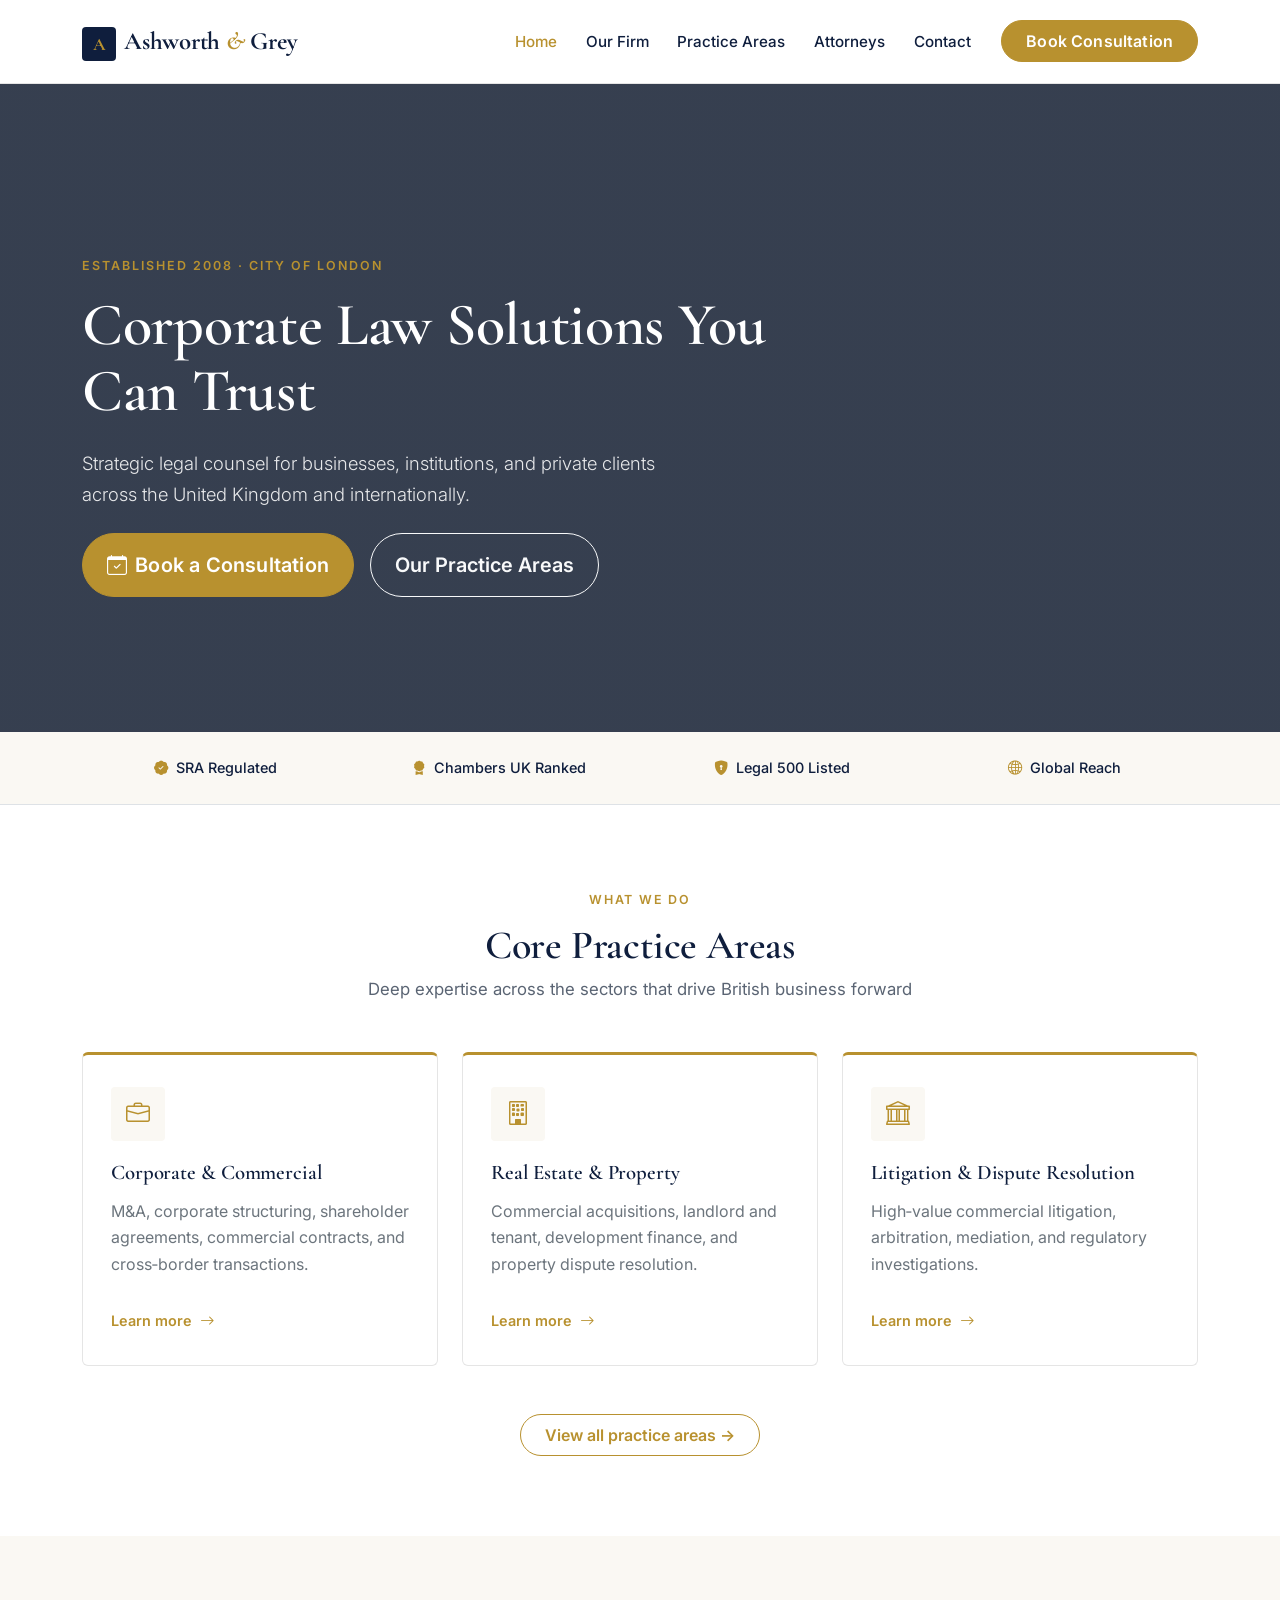
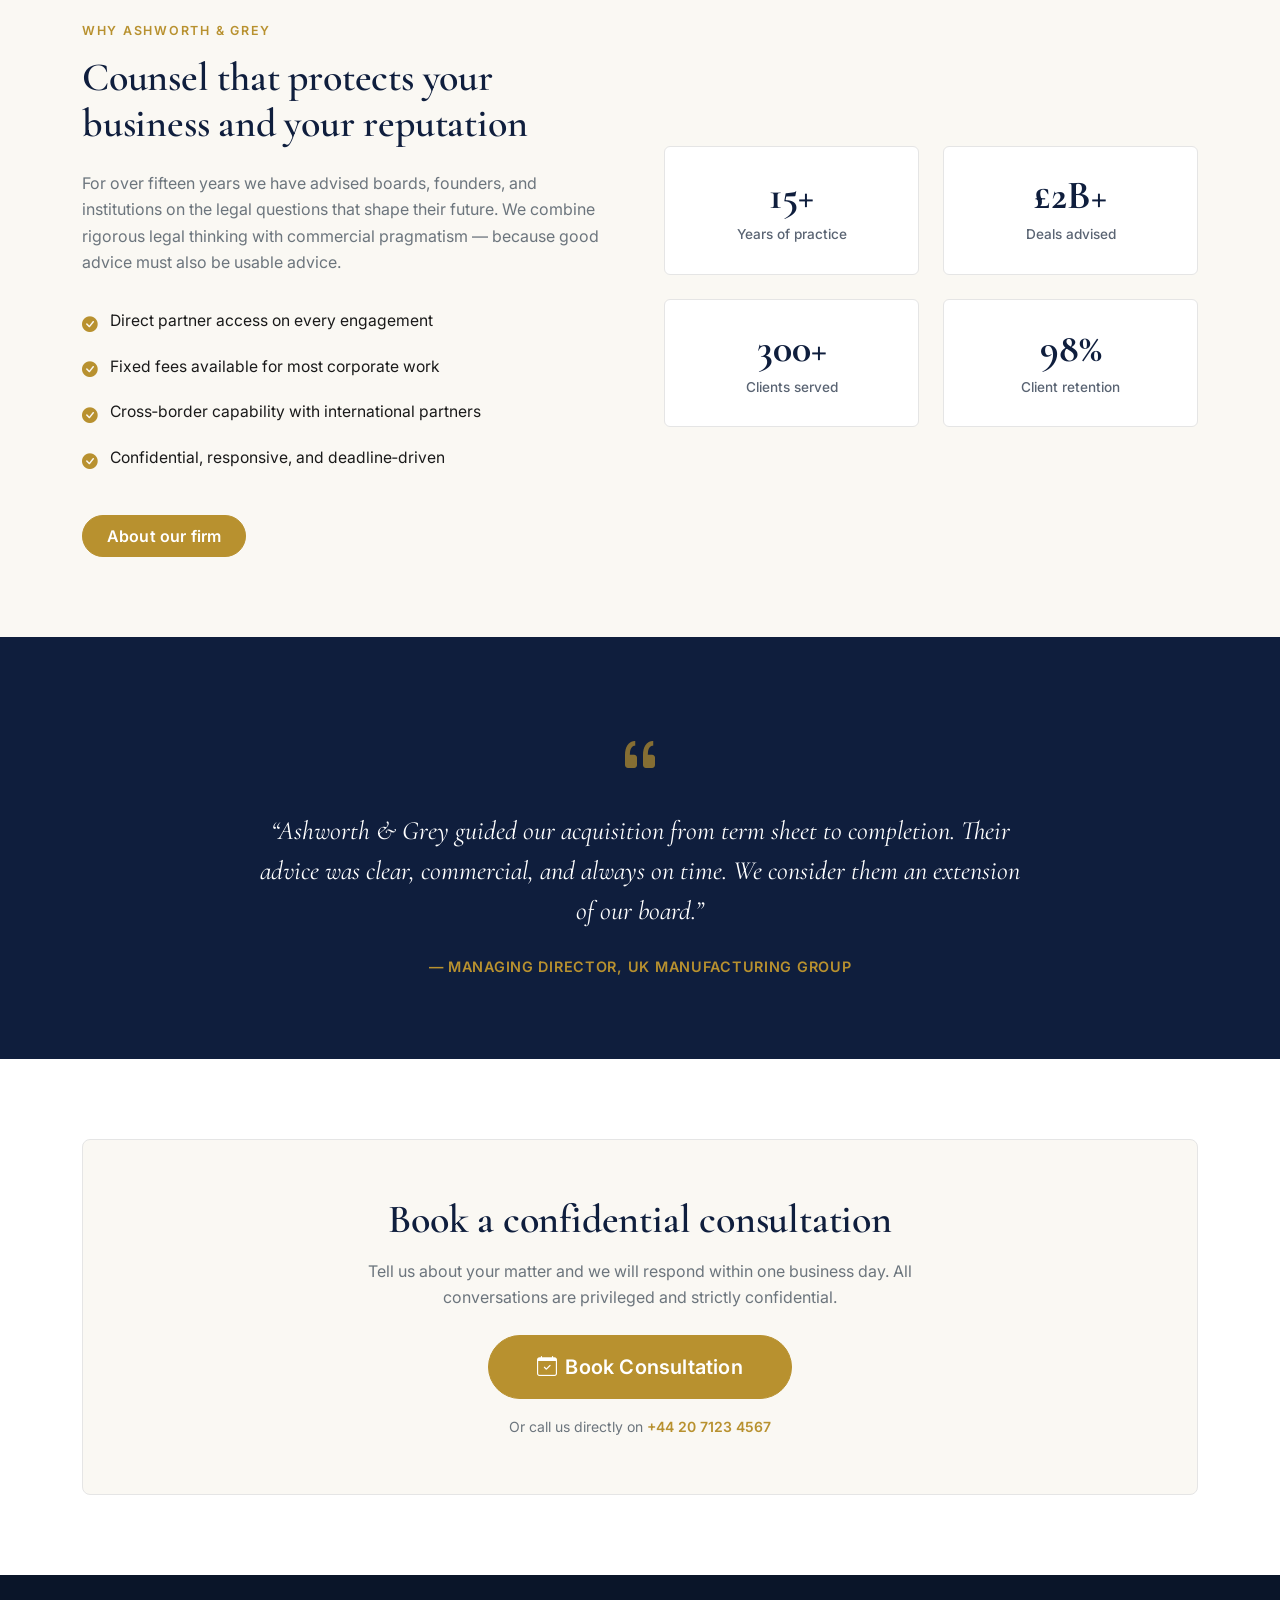
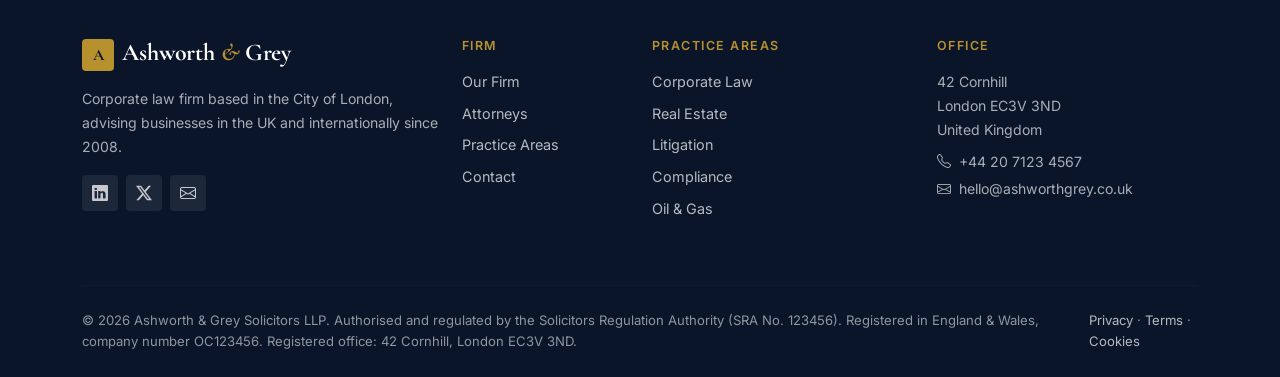
<file: index.html>
<!DOCTYPE html>
<html lang="en-GB">
<head>
  <meta charset="UTF-8">
  <meta name="viewport" content="width=device-width, initial-scale=1.0">
  <title>Ashworth & Grey Solicitors LLP · Corporate Law Firm London</title>
  <meta name="description" content="Ashworth & Grey Solicitors LLP — trusted corporate law firm in the City of London. Corporate, real estate, litigation, compliance and oil & gas expertise.">
  <link href="https://cdn.jsdelivr.net/npm/bootstrap@5.3.2/dist/css/bootstrap.min.css" rel="stylesheet">
  <link rel="stylesheet" href="https://cdn.jsdelivr.net/npm/bootstrap-icons@1.11.3/font/bootstrap-icons.min.css">
  <link rel="preconnect" href="https://fonts.googleapis.com">
  <link rel="preconnect" href="https://fonts.gstatic.com" crossorigin>
  <link href="https://fonts.googleapis.com/css2?family=Cormorant+Garamond:wght@500;600;700&family=Inter:wght@400;500;600;700&display=swap" rel="stylesheet">
  <link rel="stylesheet" href="styles.css">
</head>
<body>

  <!-- NAVBAR -->
  <nav class="navbar navbar-expand-lg bg-white border-bottom sticky-top">
    <div class="container">
      <a class="navbar-brand" href="index.html"><span class="brand-mark">A</span>Ashworth <span class="brand-amp">&</span> Grey</a>
      <button class="navbar-toggler border-0" type="button" data-bs-toggle="collapse" data-bs-target="#mainNav" aria-label="Toggle navigation"><span class="navbar-toggler-icon"></span></button>
      <div class="collapse navbar-collapse" id="mainNav">
        <ul class="navbar-nav ms-auto mb-2 mb-lg-0 align-items-lg-center">
          <li class="nav-item"><a class="nav-link active" href="index.html">Home</a></li>
          <li class="nav-item"><a class="nav-link" href="about.html">Our Firm</a></li>
          <li class="nav-item"><a class="nav-link" href="practice-areas.html">Practice Areas</a></li>
          <li class="nav-item"><a class="nav-link" href="attorneys.html">Attorneys</a></li>
          <li class="nav-item"><a class="nav-link" href="contact.html">Contact</a></li>
          <li class="nav-item ms-lg-3 mt-2 mt-lg-0"><a href="contact.html" class="btn btn-gold rounded-pill px-4 py-2">Book Consultation</a></li>
        </ul>
      </div>
    </div>
  </nav>

  <!-- HERO -->
  <section class="hero-law">
    <div class="container">
      <div class="row">
        <div class="col-lg-9 col-xl-8">
          <span class="hero-eyebrow">Established 2008 · City of London</span>
          <h1 class="mb-4">Corporate Law Solutions You Can Trust</h1>
          <p class="lead mb-4">Strategic legal counsel for businesses, institutions, and private clients across the United Kingdom and internationally.</p>
          <div class="d-flex flex-wrap gap-3">
            <a href="contact.html" class="btn btn-gold btn-lg px-4 py-3 rounded-pill fw-semibold"><i class="bi bi-calendar-check me-2"></i>Book a Consultation</a>
            <a href="practice-areas.html" class="btn btn-outline-light btn-lg px-4 py-3 rounded-pill fw-semibold">Our Practice Areas</a>
          </div>
        </div>
      </div>
    </div>
  </section>

  <!-- TRUST STRIP -->
  <section class="trust-strip py-4 border-bottom">
    <div class="container">
      <div class="row text-center g-3 align-items-center">
        <div class="col-6 col-md-3"><p class="trust-item mb-0"><i class="bi bi-patch-check-fill text-gold me-2"></i>SRA Regulated</p></div>
        <div class="col-6 col-md-3"><p class="trust-item mb-0"><i class="bi bi-award-fill text-gold me-2"></i>Chambers UK Ranked</p></div>
        <div class="col-6 col-md-3"><p class="trust-item mb-0"><i class="bi bi-shield-lock-fill text-gold me-2"></i>Legal 500 Listed</p></div>
        <div class="col-6 col-md-3"><p class="trust-item mb-0"><i class="bi bi-globe2 text-gold me-2"></i>Global Reach</p></div>
      </div>
    </div>
  </section>

  <!-- PRACTICE AREAS -->
  <section style="padding: 5rem 0;">
    <div class="container">
      <div class="text-center mb-5">
        <span class="eyebrow">What we do</span>
        <h2 class="section-title">Core Practice Areas</h2>
        <p class="section-subtitle">Deep expertise across the sectors that drive British business forward</p>
      </div>
      <div class="row g-4">
        <div class="col-md-4">
          <div class="practice-card">
            <div class="practice-icon"><i class="bi bi-briefcase"></i></div>
            <h3>Corporate &amp; Commercial</h3>
            <p class="text-secondary">M&amp;A, corporate structuring, shareholder agreements, commercial contracts, and cross‑border transactions.</p>
            <a href="practice-areas.html#corporate" class="practice-link">Learn more <i class="bi bi-arrow-right ms-1"></i></a>
          </div>
        </div>
        <div class="col-md-4">
          <div class="practice-card">
            <div class="practice-icon"><i class="bi bi-building"></i></div>
            <h3>Real Estate &amp; Property</h3>
            <p class="text-secondary">Commercial acquisitions, landlord and tenant, development finance, and property dispute resolution.</p>
            <a href="practice-areas.html#realestate" class="practice-link">Learn more <i class="bi bi-arrow-right ms-1"></i></a>
          </div>
        </div>
        <div class="col-md-4">
          <div class="practice-card">
            <div class="practice-icon"><i class="bi bi-bank"></i></div>
            <h3>Litigation &amp; Dispute Resolution</h3>
            <p class="text-secondary">High‑value commercial litigation, arbitration, mediation, and regulatory investigations.</p>
            <a href="practice-areas.html#litigation" class="practice-link">Learn more <i class="bi bi-arrow-right ms-1"></i></a>
          </div>
        </div>
      </div>
      <div class="text-center mt-5">
        <a href="practice-areas.html" class="btn btn-outline-gold rounded-pill px-4 py-2">View all practice areas →</a>
      </div>
    </div>
  </section>

  <!-- WHY US -->
  <section class="bg-cream" style="padding: 5rem 0;">
    <div class="container">
      <div class="row g-5 align-items-center">
        <div class="col-lg-6">
          <span class="eyebrow">Why Ashworth &amp; Grey</span>
          <h2 class="section-title mb-4">Counsel that protects your business and your reputation</h2>
          <p class="text-secondary mb-4">For over fifteen years we have advised boards, founders, and institutions on the legal questions that shape their future. We combine rigorous legal thinking with commercial pragmatism — because good advice must also be usable advice.</p>
          <ul class="why-list">
            <li><i class="bi bi-check-circle-fill text-gold"></i> Direct partner access on every engagement</li>
            <li><i class="bi bi-check-circle-fill text-gold"></i> Fixed fees available for most corporate work</li>
            <li><i class="bi bi-check-circle-fill text-gold"></i> Cross‑border capability with international partners</li>
            <li><i class="bi bi-check-circle-fill text-gold"></i> Confidential, responsive, and deadline‑driven</li>
          </ul>
          <a href="about.html" class="btn btn-gold rounded-pill px-4 py-2 mt-2">About our firm</a>
        </div>
        <div class="col-lg-6">
          <div class="row g-4">
            <div class="col-6"><div class="stat-card"><div class="stat-number">15+</div><div class="stat-label">Years of practice</div></div></div>
            <div class="col-6"><div class="stat-card"><div class="stat-number">£2B+</div><div class="stat-label">Deals advised</div></div></div>
            <div class="col-6"><div class="stat-card"><div class="stat-number">300+</div><div class="stat-label">Clients served</div></div></div>
            <div class="col-6"><div class="stat-card"><div class="stat-number">98%</div><div class="stat-label">Client retention</div></div></div>
          </div>
        </div>
      </div>
    </div>
  </section>

  <!-- TESTIMONIAL -->
  <section class="bg-navy text-white" style="padding: 5rem 0;">
    <div class="container text-center">
      <i class="bi bi-quote quote-mark"></i>
      <p class="testimonial-text mx-auto">“Ashworth &amp; Grey guided our acquisition from term sheet to completion. Their advice was clear, commercial, and always on time. We consider them an extension of our board.”</p>
      <p class="testimonial-author mb-0">— Managing Director, UK Manufacturing Group</p>
    </div>
  </section>

  <!-- CTA -->
  <section style="padding: 5rem 0;">
    <div class="container">
      <div class="cta-box text-center">
        <h2 class="section-title mb-3">Book a confidential consultation</h2>
        <p class="text-secondary mb-4 mx-auto" style="max-width: 620px;">Tell us about your matter and we will respond within one business day. All conversations are privileged and strictly confidential.</p>
        <a href="contact.html" class="btn btn-gold btn-lg px-5 py-3 rounded-pill fw-semibold"><i class="bi bi-calendar-check me-2"></i>Book Consultation</a>
        <p class="small text-secondary mt-3 mb-0">Or call us directly on <a href="tel:+442071234567" class="text-gold fw-semibold text-decoration-none">+44 20 7123 4567</a></p>
      </div>
    </div>
  </section>

  <!-- FOOTER -->
  <footer class="site-footer">
    <div class="container">
      <div class="row g-4">
        <div class="col-lg-4">
          <h5 class="footer-brand"><span class="brand-mark">A</span>Ashworth <span class="brand-amp">&</span> Grey</h5>
          <p class="footer-text">Corporate law firm based in the City of London, advising businesses in the UK and internationally since 2008.</p>
          <div class="d-flex gap-2 mt-3">
            <a href="#" class="social-icon" aria-label="LinkedIn"><i class="bi bi-linkedin"></i></a>
            <a href="#" class="social-icon" aria-label="Twitter"><i class="bi bi-twitter-x"></i></a>
            <a href="#" class="social-icon" aria-label="Email"><i class="bi bi-envelope"></i></a>
          </div>
        </div>
        <div class="col-6 col-lg-2">
          <h6 class="footer-heading">Firm</h6>
          <ul class="list-unstyled footer-links">
            <li><a href="about.html">Our Firm</a></li>
            <li><a href="attorneys.html">Attorneys</a></li>
            <li><a href="practice-areas.html">Practice Areas</a></li>
            <li><a href="contact.html">Contact</a></li>
          </ul>
        </div>
        <div class="col-6 col-lg-3">
          <h6 class="footer-heading">Practice Areas</h6>
          <ul class="list-unstyled footer-links">
            <li><a href="practice-areas.html#corporate">Corporate Law</a></li>
            <li><a href="practice-areas.html#realestate">Real Estate</a></li>
            <li><a href="practice-areas.html#litigation">Litigation</a></li>
            <li><a href="practice-areas.html#compliance">Compliance</a></li>
            <li><a href="practice-areas.html#oilgas">Oil &amp; Gas</a></li>
          </ul>
        </div>
        <div class="col-lg-3">
          <h6 class="footer-heading">Office</h6>
          <p class="footer-text small mb-2">42 Cornhill<br>London EC3V 3ND<br>United Kingdom</p>
          <p class="footer-text small mb-1"><i class="bi bi-telephone me-1"></i> +44 20 7123 4567</p>
          <p class="footer-text small mb-0"><i class="bi bi-envelope me-1"></i> hello@ashworthgrey.co.uk</p>
        </div>
      </div>
      <hr class="footer-divider">
      <div class="d-flex flex-column flex-md-row justify-content-between align-items-center footer-bottom">
        <p class="mb-2 mb-md-0">© <span class="year"></span> Ashworth &amp; Grey Solicitors LLP. Authorised and regulated by the Solicitors Regulation Authority (SRA No. 123456). Registered in England &amp; Wales, company number OC123456. Registered office: 42 Cornhill, London EC3V 3ND.</p>
        <p class="mb-0"><a href="#">Privacy</a> · <a href="#">Terms</a> · <a href="#">Cookies</a></p>
      </div>
    </div>
  </footer>

  <script src="https://cdn.jsdelivr.net/npm/bootstrap@5.3.2/dist/js/bootstrap.bundle.min.js"></script>
  <script src="script.js"></script>
</body>
</html>
</file>
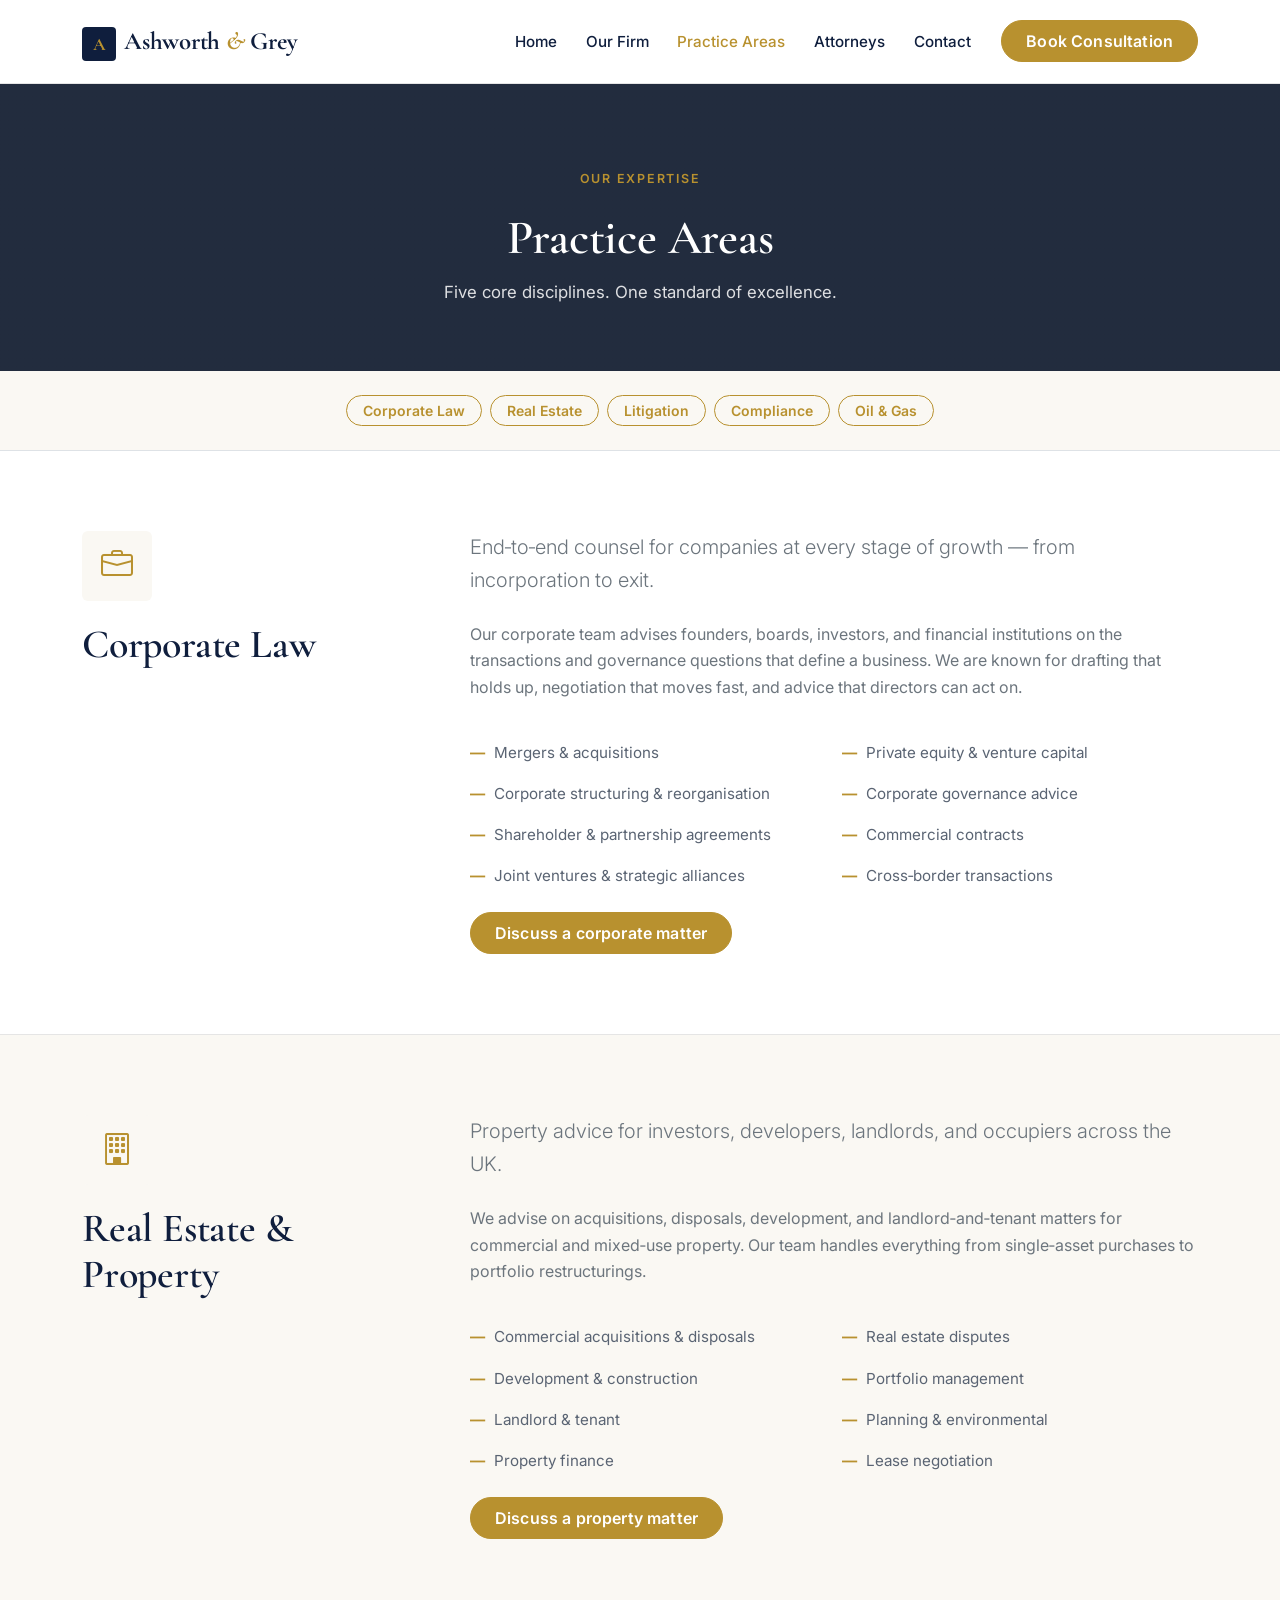
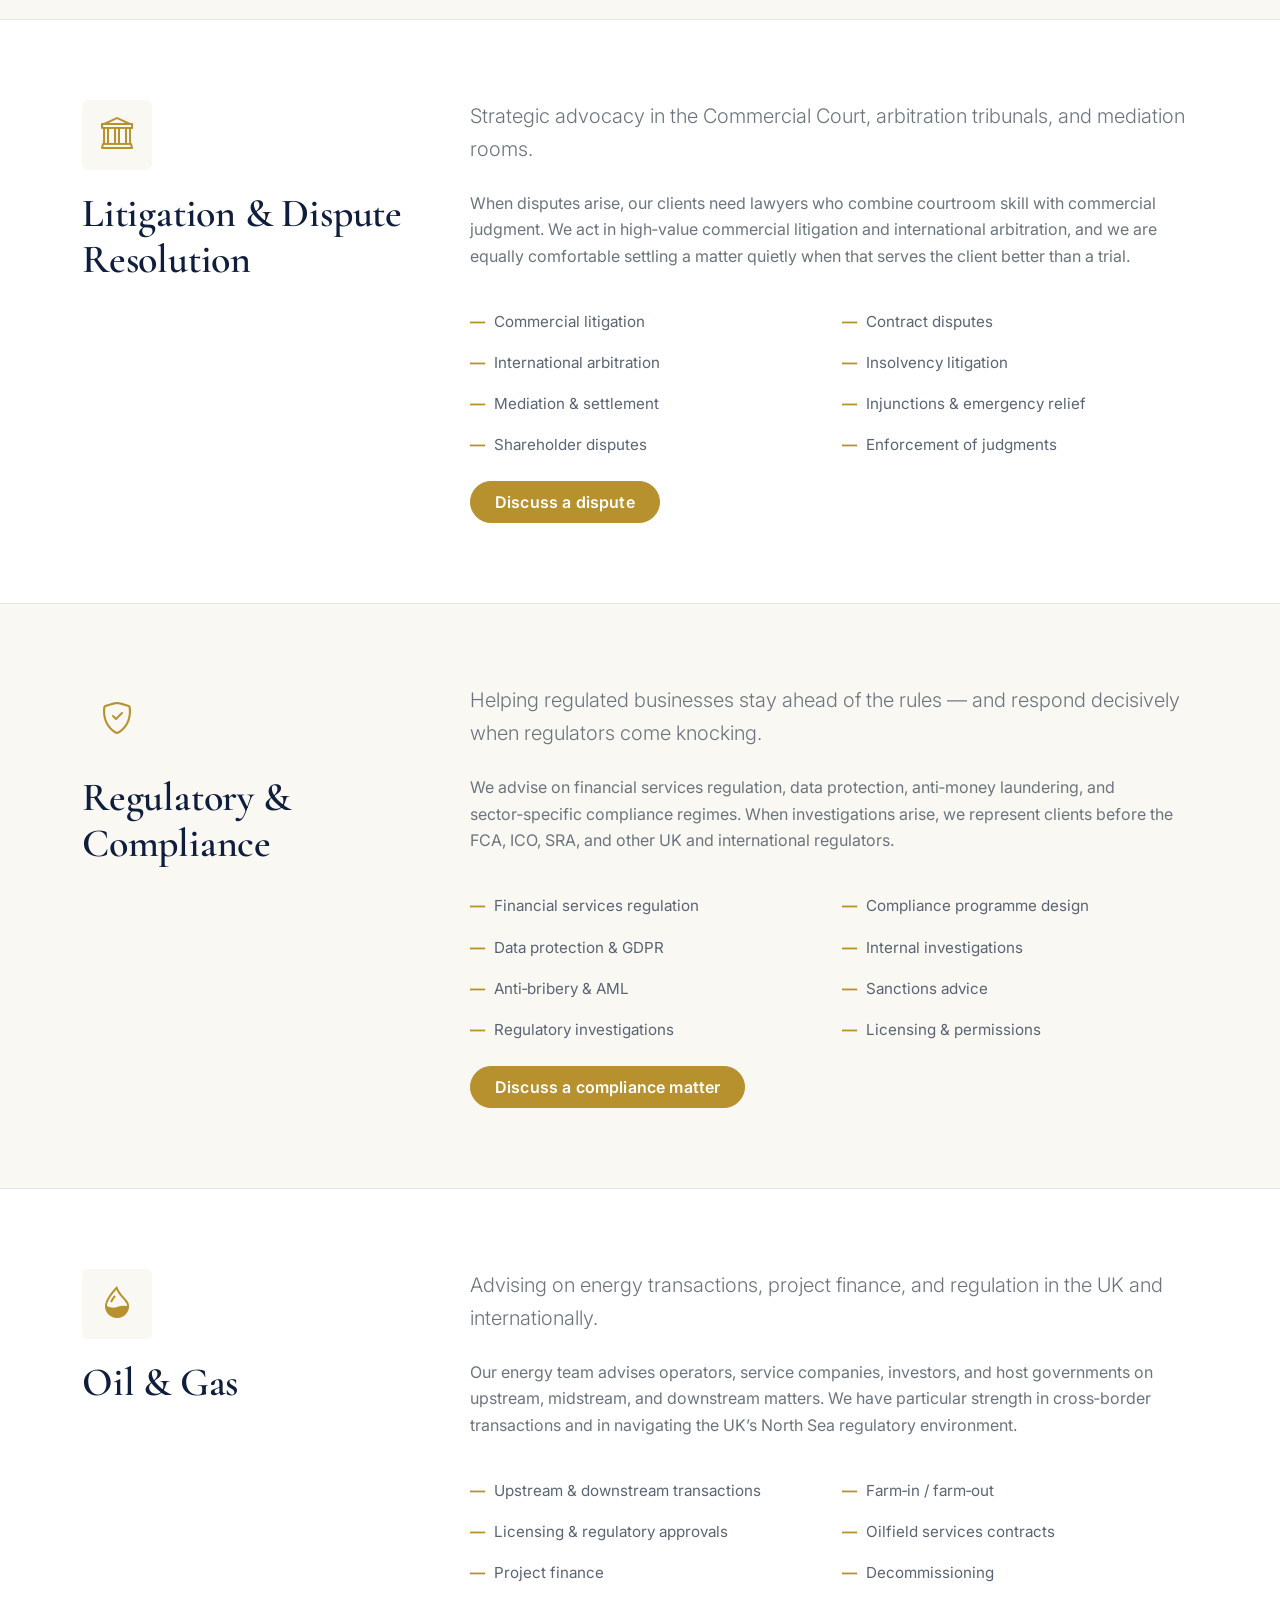
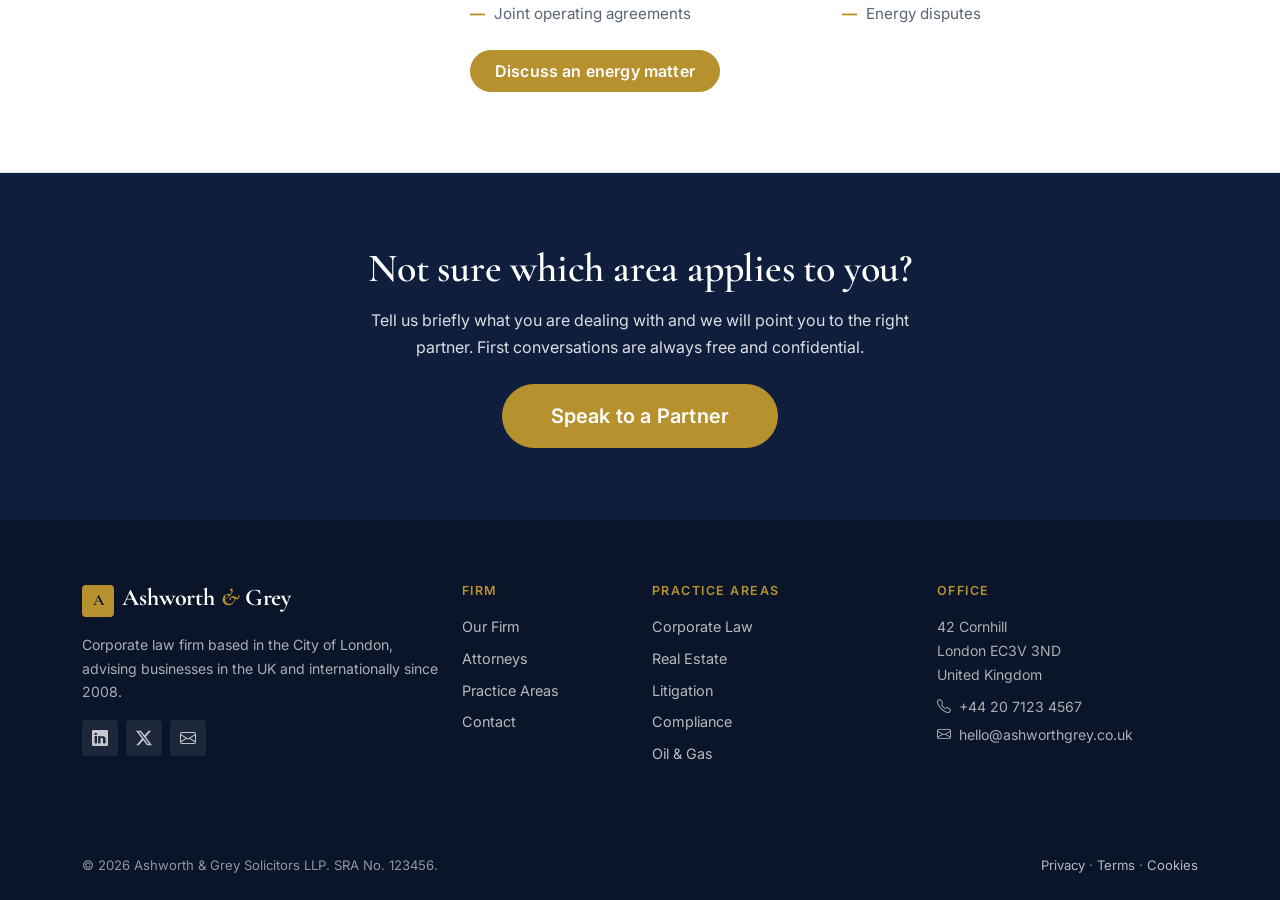
<file: practice-areas.html>
<!DOCTYPE html>
<html lang="en-GB">
<head>
  <meta charset="UTF-8">
  <meta name="viewport" content="width=device-width, initial-scale=1.0">
  <title>Practice Areas · Ashworth &amp; Grey Solicitors LLP</title>
  <meta name="description" content="Corporate law, real estate, litigation, compliance, and oil & gas expertise from Ashworth & Grey Solicitors LLP in London.">
  <link href="https://cdn.jsdelivr.net/npm/bootstrap@5.3.2/dist/css/bootstrap.min.css" rel="stylesheet">
  <link rel="stylesheet" href="https://cdn.jsdelivr.net/npm/bootstrap-icons@1.11.3/font/bootstrap-icons.min.css">
  <link rel="preconnect" href="https://fonts.googleapis.com">
  <link rel="preconnect" href="https://fonts.gstatic.com" crossorigin>
  <link href="https://fonts.googleapis.com/css2?family=Cormorant+Garamond:wght@500;600;700&family=Inter:wght@400;500;600;700&display=swap" rel="stylesheet">
  <link rel="stylesheet" href="styles.css">
</head>
<body>

  <!-- NAVBAR -->
  <nav class="navbar navbar-expand-lg bg-white border-bottom sticky-top">
    <div class="container">
      <a class="navbar-brand" href="index.html"><span class="brand-mark">A</span>Ashworth <span class="brand-amp">&</span> Grey</a>
      <button class="navbar-toggler border-0" type="button" data-bs-toggle="collapse" data-bs-target="#mainNav" aria-label="Toggle navigation"><span class="navbar-toggler-icon"></span></button>
      <div class="collapse navbar-collapse" id="mainNav">
        <ul class="navbar-nav ms-auto mb-2 mb-lg-0 align-items-lg-center">
          <li class="nav-item"><a class="nav-link" href="index.html">Home</a></li>
          <li class="nav-item"><a class="nav-link" href="about.html">Our Firm</a></li>
          <li class="nav-item"><a class="nav-link active" href="practice-areas.html">Practice Areas</a></li>
          <li class="nav-item"><a class="nav-link" href="attorneys.html">Attorneys</a></li>
          <li class="nav-item"><a class="nav-link" href="contact.html">Contact</a></li>
          <li class="nav-item ms-lg-3 mt-2 mt-lg-0"><a href="contact.html" class="btn btn-gold rounded-pill px-4 py-2">Book Consultation</a></li>
        </ul>
      </div>
    </div>
  </nav>

  <!-- PAGE HEADER -->
  <section class="page-header">
    <div class="container">
      <span class="eyebrow light">Our expertise</span>
      <h1 class="page-title">Practice Areas</h1>
      <p class="page-lead">Five core disciplines. One standard of excellence.</p>
    </div>
  </section>

  <!-- QUICK NAV -->
  <section class="py-4 bg-cream border-bottom">
    <div class="container">
      <div class="d-flex flex-wrap justify-content-center gap-2">
        <a href="#corporate" class="btn btn-sm btn-outline-gold rounded-pill px-3">Corporate Law</a>
        <a href="#realestate" class="btn btn-sm btn-outline-gold rounded-pill px-3">Real Estate</a>
        <a href="#litigation" class="btn btn-sm btn-outline-gold rounded-pill px-3">Litigation</a>
        <a href="#compliance" class="btn btn-sm btn-outline-gold rounded-pill px-3">Compliance</a>
        <a href="#oilgas" class="btn btn-sm btn-outline-gold rounded-pill px-3">Oil &amp; Gas</a>
      </div>
    </div>
  </section>

  <!-- CORPORATE -->
  <section id="corporate" class="practice-section" style="padding: 5rem 0;">
    <div class="container">
      <div class="row g-5 align-items-start">
        <div class="col-lg-4">
          <div class="practice-icon-lg"><i class="bi bi-briefcase"></i></div>
          <h2 class="section-title">Corporate Law</h2>
        </div>
        <div class="col-lg-8">
          <p class="lead text-secondary mb-4">End‑to‑end counsel for companies at every stage of growth — from incorporation to exit.</p>
          <p class="text-secondary">Our corporate team advises founders, boards, investors, and financial institutions on the transactions and governance questions that define a business. We are known for drafting that holds up, negotiation that moves fast, and advice that directors can act on.</p>
          <div class="row g-3 mt-3">
            <div class="col-md-6">
              <ul class="service-list">
                <li>Mergers &amp; acquisitions</li>
                <li>Corporate structuring &amp; reorganisation</li>
                <li>Shareholder &amp; partnership agreements</li>
                <li>Joint ventures &amp; strategic alliances</li>
              </ul>
            </div>
            <div class="col-md-6">
              <ul class="service-list">
                <li>Private equity &amp; venture capital</li>
                <li>Corporate governance advice</li>
                <li>Commercial contracts</li>
                <li>Cross‑border transactions</li>
              </ul>
            </div>
          </div>
          <a href="contact.html" class="btn btn-gold rounded-pill px-4 py-2 mt-3">Discuss a corporate matter</a>
        </div>
      </div>
    </div>
  </section>

  <!-- REAL ESTATE -->
  <section id="realestate" class="practice-section bg-cream" style="padding: 5rem 0;">
    <div class="container">
      <div class="row g-5 align-items-start">
        <div class="col-lg-4">
          <div class="practice-icon-lg"><i class="bi bi-building"></i></div>
          <h2 class="section-title">Real Estate &amp; Property</h2>
        </div>
        <div class="col-lg-8">
          <p class="lead text-secondary mb-4">Property advice for investors, developers, landlords, and occupiers across the UK.</p>
          <p class="text-secondary">We advise on acquisitions, disposals, development, and landlord‑and‑tenant matters for commercial and mixed‑use property. Our team handles everything from single‑asset purchases to portfolio restructurings.</p>
          <div class="row g-3 mt-3">
            <div class="col-md-6">
              <ul class="service-list">
                <li>Commercial acquisitions &amp; disposals</li>
                <li>Development &amp; construction</li>
                <li>Landlord &amp; tenant</li>
                <li>Property finance</li>
              </ul>
            </div>
            <div class="col-md-6">
              <ul class="service-list">
                <li>Real estate disputes</li>
                <li>Portfolio management</li>
                <li>Planning &amp; environmental</li>
                <li>Lease negotiation</li>
              </ul>
            </div>
          </div>
          <a href="contact.html" class="btn btn-gold rounded-pill px-4 py-2 mt-3">Discuss a property matter</a>
        </div>
      </div>
    </div>
  </section>

  <!-- LITIGATION -->
  <section id="litigation" class="practice-section" style="padding: 5rem 0;">
    <div class="container">
      <div class="row g-5 align-items-start">
        <div class="col-lg-4">
          <div class="practice-icon-lg"><i class="bi bi-bank"></i></div>
          <h2 class="section-title">Litigation &amp; Dispute Resolution</h2>
        </div>
        <div class="col-lg-8">
          <p class="lead text-secondary mb-4">Strategic advocacy in the Commercial Court, arbitration tribunals, and mediation rooms.</p>
          <p class="text-secondary">When disputes arise, our clients need lawyers who combine courtroom skill with commercial judgment. We act in high‑value commercial litigation and international arbitration, and we are equally comfortable settling a matter quietly when that serves the client better than a trial.</p>
          <div class="row g-3 mt-3">
            <div class="col-md-6">
              <ul class="service-list">
                <li>Commercial litigation</li>
                <li>International arbitration</li>
                <li>Mediation &amp; settlement</li>
                <li>Shareholder disputes</li>
              </ul>
            </div>
            <div class="col-md-6">
              <ul class="service-list">
                <li>Contract disputes</li>
                <li>Insolvency litigation</li>
                <li>Injunctions &amp; emergency relief</li>
                <li>Enforcement of judgments</li>
              </ul>
            </div>
          </div>
          <a href="contact.html" class="btn btn-gold rounded-pill px-4 py-2 mt-3">Discuss a dispute</a>
        </div>
      </div>
    </div>
  </section>

  <!-- COMPLIANCE -->
  <section id="compliance" class="practice-section bg-cream" style="padding: 5rem 0;">
    <div class="container">
      <div class="row g-5 align-items-start">
        <div class="col-lg-4">
          <div class="practice-icon-lg"><i class="bi bi-shield-check"></i></div>
          <h2 class="section-title">Regulatory &amp; Compliance</h2>
        </div>
        <div class="col-lg-8">
          <p class="lead text-secondary mb-4">Helping regulated businesses stay ahead of the rules — and respond decisively when regulators come knocking.</p>
          <p class="text-secondary">We advise on financial services regulation, data protection, anti‑money laundering, and sector‑specific compliance regimes. When investigations arise, we represent clients before the FCA, ICO, SRA, and other UK and international regulators.</p>
          <div class="row g-3 mt-3">
            <div class="col-md-6">
              <ul class="service-list">
                <li>Financial services regulation</li>
                <li>Data protection &amp; GDPR</li>
                <li>Anti‑bribery &amp; AML</li>
                <li>Regulatory investigations</li>
              </ul>
            </div>
            <div class="col-md-6">
              <ul class="service-list">
                <li>Compliance programme design</li>
                <li>Internal investigations</li>
                <li>Sanctions advice</li>
                <li>Licensing &amp; permissions</li>
              </ul>
            </div>
          </div>
          <a href="contact.html" class="btn btn-gold rounded-pill px-4 py-2 mt-3">Discuss a compliance matter</a>
        </div>
      </div>
    </div>
  </section>

  <!-- OIL & GAS -->
  <section id="oilgas" class="practice-section" style="padding: 5rem 0;">
    <div class="container">
      <div class="row g-5 align-items-start">
        <div class="col-lg-4">
          <div class="practice-icon-lg"><i class="bi bi-droplet-half"></i></div>
          <h2 class="section-title">Oil &amp; Gas</h2>
        </div>
        <div class="col-lg-8">
          <p class="lead text-secondary mb-4">Advising on energy transactions, project finance, and regulation in the UK and internationally.</p>
          <p class="text-secondary">Our energy team advises operators, service companies, investors, and host governments on upstream, midstream, and downstream matters. We have particular strength in cross‑border transactions and in navigating the UK’s North Sea regulatory environment.</p>
          <div class="row g-3 mt-3">
            <div class="col-md-6">
              <ul class="service-list">
                <li>Upstream &amp; downstream transactions</li>
                <li>Licensing &amp; regulatory approvals</li>
                <li>Project finance</li>
                <li>Joint operating agreements</li>
              </ul>
            </div>
            <div class="col-md-6">
              <ul class="service-list">
                <li>Farm‑in / farm‑out</li>
                <li>Oilfield services contracts</li>
                <li>Decommissioning</li>
                <li>Energy disputes</li>
              </ul>
            </div>
          </div>
          <a href="contact.html" class="btn btn-gold rounded-pill px-4 py-2 mt-3">Discuss an energy matter</a>
        </div>
      </div>
    </div>
  </section>

  <!-- CTA -->
  <section class="bg-navy text-white" style="padding: 4.5rem 0;">
    <div class="container text-center">
      <h2 class="section-title mb-3 text-white">Not sure which area applies to you?</h2>
      <p class="mb-4 mx-auto" style="max-width: 560px; opacity: 0.85;">Tell us briefly what you are dealing with and we will point you to the right partner. First conversations are always free and confidential.</p>
      <a href="contact.html" class="btn btn-gold btn-lg px-5 py-3 rounded-pill fw-semibold">Speak to a Partner</a>
    </div>
  </section>

  <!-- FOOTER -->
  <footer class="site-footer">
    <div class="container">
      <div class="row g-4">
        <div class="col-lg-4">
          <h5 class="footer-brand"><span class="brand-mark">A</span>Ashworth <span class="brand-amp">&</span> Grey</h5>
          <p class="footer-text">Corporate law firm based in the City of London, advising businesses in the UK and internationally since 2008.</p>
          <div class="d-flex gap-2 mt-3">
            <a href="#" class="social-icon" aria-label="LinkedIn"><i class="bi bi-linkedin"></i></a>
            <a href="#" class="social-icon" aria-label="Twitter"><i class="bi bi-twitter-x"></i></a>
            <a href="#" class="social-icon" aria-label="Email"><i class="bi bi-envelope"></i></a>
          </div>
        </div>
        <div class="col-6 col-lg-2">
          <h6 class="footer-heading">Firm</h6>
          <ul class="list-unstyled footer-links">
            <li><a href="about.html">Our Firm</a></li>
            <li><a href="attorneys.html">Attorneys</a></li>
            <li><a href="practice-areas.html">Practice Areas</a></li>
            <li><a href="contact.html">Contact</a></li>
          </ul>
        </div>
        <div class="col-6 col-lg-3">
          <h6 class="footer-heading">Practice Areas</h6>
          <ul class="list-unstyled footer-links">
            <li><a href="practice-areas.html#corporate">Corporate Law</a></li>
            <li><a href="practice-areas.html#realestate">Real Estate</a></li>
            <li><a href="practice-areas.html#litigation">Litigation</a></li>
            <li><a href="practice-areas.html#compliance">Compliance</a></li>
            <li><a href="practice-areas.html#oilgas">Oil &amp; Gas</a></li>
          </ul>
        </div>
        <div class="col-lg-3">
          <h6 class="footer-heading">Office</h6>
          <p class="footer-text small mb-2">42 Cornhill<br>London EC3V 3ND<br>United Kingdom</p>
          <p class="footer-text small mb-1"><i class="bi bi-telephone me-1"></i> +44 20 7123 4567</p>
          <p class="footer-text small mb-0"><i class="bi bi-envelope me-1"></i> hello@ashworthgrey.co.uk</p>
        </div>
      </div>
      <hr class="footer-divider">
      <div class="d-flex flex-column flex-md-row justify-content-between align-items-center footer-bottom">
        <p class="mb-2 mb-md-0">© <span class="year"></span> Ashworth &amp; Grey Solicitors LLP. SRA No. 123456.</p>
        <p class="mb-0"><a href="#">Privacy</a> · <a href="#">Terms</a> · <a href="#">Cookies</a></p>
      </div>
    </div>
  </footer>

  <script src="https://cdn.jsdelivr.net/npm/bootstrap@5.3.2/dist/js/bootstrap.bundle.min.js"></script>
  <script src="script.js"></script>
</body>
</html>
</file>
<file: styles.css>
/* ============================================
   Ashworth & Grey Solicitors LLP
   UK Corporate Law Firm — Stylesheet
   ============================================ */

:root {
  --navy: #0f1e3d;
  --navy-dark: #0a1529;
  --navy-light: #1a2d52;
  --gold: #b8912f;
  --gold-dark: #9a7722;
  --cream: #faf8f3;
  --text: #1a1a1a;
  --muted: #5a6473;
  --border: #e5e5e5;
}

* { -webkit-font-smoothing: antialiased; }

body {
  font-family: 'Inter', system-ui, -apple-system, 'Segoe UI', Roboto, sans-serif;
  color: var(--text);
  background: #fff;
  line-height: 1.65;
}

h1, h2, h3, h4, h5, .display-font {
  font-family: 'Cormorant Garamond', Georgia, serif;
  font-weight: 600;
  letter-spacing: -0.005em;
  color: var(--navy);
}

.section-title {
  font-size: clamp(1.75rem, 3.5vw, 2.5rem);
  font-weight: 600;
  line-height: 1.15;
}

.section-subtitle {
  color: var(--muted);
  font-size: 1.05rem;
  max-width: 640px;
  margin: 0.5rem auto 0;
}

.eyebrow {
  display: inline-block;
  font-family: 'Inter', sans-serif;
  font-size: 0.78rem;
  font-weight: 600;
  letter-spacing: 0.14em;
  text-transform: uppercase;
  color: var(--gold);
  margin-bottom: 0.75rem;
}
.eyebrow.light { color: var(--gold); }

.text-gold { color: var(--gold) !important; }
.bg-navy { background-color: var(--navy) !important; }
.bg-cream { background-color: var(--cream) !important; }

/* ---- Buttons ---- */
.btn-gold {
  background-color: var(--gold);
  border: 1px solid var(--gold);
  color: #fff;
  font-weight: 600;
  letter-spacing: 0.01em;
  transition: all 0.2s ease;
}
.btn-gold:hover, .btn-gold:focus {
  background-color: var(--gold-dark);
  border-color: var(--gold-dark);
  color: #fff;
  transform: translateY(-1px);
  box-shadow: 0 8px 20px rgba(184, 145, 47, 0.25);
}

.btn-outline-gold {
  border: 1.5px solid var(--gold);
  color: var(--gold);
  font-weight: 600;
  background: transparent;
  transition: all 0.2s ease;
}
.btn-outline-gold:hover {
  background: var(--gold);
  color: #fff;
  border-color: var(--gold);
}

/* ---- Navbar ---- */
.navbar {
  padding: 1rem 0;
  border-color: var(--border) !important;
}
.navbar-brand {
  font-family: 'Cormorant Garamond', serif;
  font-weight: 700;
  font-size: 1.55rem;
  color: var(--navy) !important;
  letter-spacing: -0.01em;
}
.navbar-brand .brand-mark {
  display: inline-flex;
  align-items: center;
  justify-content: center;
  width: 34px;
  height: 34px;
  border-radius: 4px;
  background: var(--navy);
  color: var(--gold);
  font-size: 1.1rem;
  margin-right: 0.5rem;
  vertical-align: middle;
}
.navbar-brand .brand-amp { color: var(--gold); font-style: italic; }
.nav-link {
  color: var(--navy) !important;
  font-weight: 500;
  font-size: 0.95rem;
  padding: 0.5rem 0.9rem !important;
}
.nav-link:hover, .nav-link.active {
  color: var(--gold) !important;
}

/* ---- Hero ---- */
.hero-law {
  background: linear-gradient(rgba(10, 21, 41, 0.82), rgba(10, 21, 41, 0.82)),
              url('https://images.unsplash.com/photo-1589829545856-d10d557cf95f?auto=format&fit=crop&w=1800&q=80') center/cover no-repeat;
  color: #fff;
  padding: 8rem 0 6rem;
  min-height: 72vh;
  display: flex;
  align-items: center;
}
.hero-law h1 {
  color: #fff;
  font-size: clamp(2.25rem, 5vw, 3.75rem);
  font-weight: 600;
  line-height: 1.1;
}
.hero-law .lead {
  color: rgba(255,255,255,0.88);
  font-size: 1.15rem;
  max-width: 620px;
}
.hero-eyebrow {
  display: inline-block;
  font-size: 0.78rem;
  font-weight: 600;
  letter-spacing: 0.16em;
  text-transform: uppercase;
  color: var(--gold);
  margin-bottom: 1rem;
}

/* ---- Page header (inner pages) ---- */
.page-header {
  background: linear-gradient(rgba(10, 21, 41, 0.9), rgba(10, 21, 41, 0.9)),
              url('https://images.unsplash.com/photo-1589829545856-d10d557cf95f?auto=format&fit=crop&w=1600&q=80') center/cover no-repeat;
  color: #fff;
  padding: 5rem 0 4rem;
  text-align: center;
}
.page-title {
  color: #fff;
  font-size: clamp(2rem, 4.5vw, 3rem);
  font-weight: 600;
  margin: 0.5rem 0 0.75rem;
}
.page-lead {
  color: rgba(255,255,255,0.85);
  max-width: 620px;
  margin: 0 auto;
  font-size: 1.05rem;
}

/* ---- Trust strip ---- */
.trust-item {
  font-size: 0.9rem;
  font-weight: 500;
  color: var(--navy);
}
.trust-strip { background: var(--cream) !important; }

/* ---- Practice cards ---- */
.practice-card {
  background: #fff;
  border: 1px solid var(--border);
  border-top: 3px solid var(--gold);
  border-radius: 6px;
  padding: 2rem 1.75rem;
  transition: all 0.25s ease;
  height: 100%;
}
.practice-card:hover {
  transform: translateY(-4px);
  box-shadow: 0 16px 40px rgba(15, 30, 61, 0.08);
  border-top-color: var(--navy);
}
.practice-icon {
  display: inline-flex;
  align-items: center;
  justify-content: center;
  width: 54px;
  height: 54px;
  border-radius: 4px;
  background: var(--cream);
  color: var(--gold);
  font-size: 1.5rem;
  margin-bottom: 1.25rem;
}
.practice-card h3 {
  font-size: 1.3rem;
  margin-bottom: 0.75rem;
}
.practice-link {
  display: inline-block;
  margin-top: 1rem;
  color: var(--gold);
  font-weight: 600;
  font-size: 0.9rem;
  text-decoration: none;
  transition: color 0.2s;
}
.practice-link:hover { color: var(--navy); }

/* ---- Why list ---- */
.why-list {
  list-style: none;
  padding: 0;
  margin: 0 0 1.5rem;
}
.why-list li {
  padding: 0.5rem 0;
  display: flex;
  align-items: flex-start;
  gap: 0.75rem;
  font-size: 0.98rem;
}
.why-list li i {
  margin-top: 0.25rem;
  flex-shrink: 0;
}

/* ---- Stat cards ---- */
.stat-card {
  background: #fff;
  border: 1px solid var(--border);
  border-radius: 6px;
  padding: 1.75rem 1.25rem;
  text-align: center;
  height: 100%;
}
.stat-number {
  font-family: 'Cormorant Garamond', serif;
  font-size: 2.5rem;
  font-weight: 700;
  color: var(--navy);
  line-height: 1;
  margin-bottom: 0.5rem;
}
.stat-label {
  font-size: 0.85rem;
  color: var(--muted);
  font-weight: 500;
}

/* ---- Testimonial ---- */
.quote-mark {
  font-size: 3rem;
  color: var(--gold);
  opacity: 0.7;
  display: block;
  margin-bottom: 1rem;
}
.testimonial-text {
  font-family: 'Cormorant Garamond', serif;
  font-size: clamp(1.25rem, 2.5vw, 1.65rem);
  font-style: italic;
  max-width: 780px;
  line-height: 1.5;
  color: #fff;
  margin-bottom: 1.5rem;
}
.testimonial-author {
  color: var(--gold);
  font-size: 0.9rem;
  letter-spacing: 0.05em;
  text-transform: uppercase;
  font-weight: 600;
}

/* ---- CTA box ---- */
.cta-box {
  background: var(--cream);
  border: 1px solid var(--border);
  border-radius: 8px;
  padding: 3.5rem 2rem;
}

/* ---- Value cards (about) ---- */
.value-card {
  background: #fff;
  border: 1px solid var(--border);
  border-radius: 6px;
  padding: 2rem 1.75rem;
  text-align: center;
  height: 100%;
}
.value-icon {
  font-size: 2rem;
  color: var(--gold);
  margin-bottom: 1rem;
  display: inline-block;
}
.value-card h3 { font-size: 1.2rem; margin-bottom: 0.75rem; }

/* ---- Practice section (practice areas page) ---- */
.practice-section {
  border-bottom: 1px solid var(--border);
}
.practice-section:last-of-type { border-bottom: none; }
.practice-icon-lg {
  display: inline-flex;
  align-items: center;
  justify-content: center;
  width: 70px;
  height: 70px;
  border-radius: 6px;
  background: var(--cream);
  color: var(--gold);
  font-size: 2rem;
  margin-bottom: 1.25rem;
}
.service-list {
  list-style: none;
  padding: 0;
  margin: 0;
}
.service-list li {
  padding: 0.5rem 0;
  padding-left: 1.5rem;
  position: relative;
  color: var(--muted);
  font-size: 0.95rem;
}
.service-list li::before {
  content: "—";
  position: absolute;
  left: 0;
  color: var(--gold);
  font-weight: 700;
}

/* ---- Attorney cards ---- */
.attorney-card {
  background: #fff;
  border: 1px solid var(--border);
  border-radius: 6px;
  overflow: hidden;
  transition: all 0.25s ease;
  height: 100%;
}
.attorney-card:hover {
  transform: translateY(-4px);
  box-shadow: 0 16px 40px rgba(15, 30, 61, 0.08);
}
.attorney-photo {
  width: 100%;
  height: 320px;
  object-fit: cover;
  object-position: center top;
  filter: grayscale(15%);
}
.attorney-body { padding: 1.5rem; }
.attorney-name {
  font-size: 1.25rem;
  margin-bottom: 0.25rem;
}
.attorney-role {
  color: var(--gold);
  font-size: 0.78rem;
  font-weight: 600;
  letter-spacing: 0.08em;
  text-transform: uppercase;
  margin-bottom: 0.75rem;
}
.attorney-quals {
  font-size: 0.82rem;
  color: var(--muted);
  margin-bottom: 1rem;
  font-style: italic;
}
.attorney-bio {
  font-size: 0.92rem;
  color: var(--muted);
  margin-bottom: 1rem;
}
.attorney-contact a {
  color: var(--navy);
  font-size: 0.85rem;
  text-decoration: none;
  display: block;
  margin-bottom: 0.35rem;
}
.attorney-contact a:hover { color: var(--gold); }

/* ---- Forms ---- */
.form-label {
  font-weight: 600;
  font-size: 0.85rem;
  color: var(--navy);
  margin-bottom: 0.4rem;
}
.form-control, .form-select {
  border: 1px solid var(--border);
  border-radius: 4px;
  padding: 0.7rem 0.9rem;
  font-size: 0.95rem;
}
.form-control:focus, .form-select:focus {
  border-color: var(--gold);
  box-shadow: 0 0 0 0.2rem rgba(184, 145, 47, 0.15);
}
.form-check-input:checked {
  background-color: var(--gold);
  border-color: var(--gold);
}

.contact-card {
  background: #fff;
  border: 1px solid var(--border);
  border-radius: 8px;
  padding: 2.5rem;
}
.contact-icon {
  width: 44px;
  height: 44px;
  border-radius: 4px;
  background: var(--cream);
  color: var(--gold);
  display: inline-flex;
  align-items: center;
  justify-content: center;
  font-size: 1.2rem;
  flex-shrink: 0;
}

/* ---- Footer ---- */
.site-footer {
  background: var(--navy-dark);
  color: rgba(255,255,255,0.7);
  padding: 4rem 0 1.5rem;
}
.footer-brand {
  font-family: 'Cormorant Garamond', serif;
  font-weight: 700;
  font-size: 1.5rem;
  color: #fff;
  margin-bottom: 1rem;
}
.footer-brand .brand-mark {
  display: inline-flex;
  align-items: center;
  justify-content: center;
  width: 32px;
  height: 32px;
  border-radius: 4px;
  background: var(--gold);
  color: var(--navy-dark);
  font-size: 1rem;
  margin-right: 0.5rem;
}
.footer-brand .brand-amp { color: var(--gold); font-style: italic; }
.footer-text {
  font-size: 0.88rem;
  color: rgba(255,255,255,0.65);
  line-height: 1.7;
}
.footer-heading {
  font-family: 'Inter', sans-serif;
  font-size: 0.78rem;
  font-weight: 600;
  text-transform: uppercase;
  letter-spacing: 0.12em;
  color: var(--gold);
  margin-bottom: 1rem;
}
.footer-links { font-size: 0.9rem; }
.footer-links li { margin-bottom: 0.5rem; }
.footer-links a {
  color: rgba(255,255,255,0.7);
  text-decoration: none;
  transition: color 0.2s;
}
.footer-links a:hover { color: var(--gold); }
.footer-divider {
  border-color: rgba(255,255,255,0.1);
  margin: 3rem 0 1.5rem;
}
.footer-bottom {
  color: rgba(255,255,255,0.55);
  font-size: 0.82rem;
}
.footer-bottom a {
  color: rgba(255,255,255,0.7);
  text-decoration: none;
}
.footer-bottom a:hover { color: var(--gold); }

.social-icon {
  width: 36px;
  height: 36px;
  border-radius: 4px;
  background: rgba(255,255,255,0.08);
  display: inline-flex;
  align-items: center;
  justify-content: center;
  color: rgba(255,255,255,0.75);
  transition: all 0.2s;
  text-decoration: none;
}
.social-icon:hover {
  background: var(--gold);
  color: #fff;
}

/* ---- Map ---- */
.map-wrap {
  border-radius: 8px;
  overflow: hidden;
  border: 1px solid var(--border);
  height: 100%;
  min-height: 400px;
}
.map-wrap iframe { width: 100%; height: 100%; border: 0; display: block; }

/* ============================================
   BOOKING SYSTEM STYLES
   ============================================ */

.slot-grid {
  display: grid;
  grid-template-columns: repeat(auto-fill, minmax(96px, 1fr));
  gap: 0.5rem;
}
.slot-btn {
  border: 1px solid var(--border);
  background: #fff;
  border-radius: 4px;
  padding: 0.55rem 0.4rem;
  font-size: 0.85rem;
  font-weight: 500;
  color: var(--navy);
  transition: all 0.15s ease;
  cursor: pointer;
  text-align: center;
}
.slot-btn:hover:not(:disabled) {
  border-color: var(--gold);
  color: var(--gold);
}
.slot-btn.selected {
  background: var(--gold);
  border-color: var(--gold);
  color: #fff;
  box-shadow: 0 4px 10px rgba(184,145,47,0.25);
}
.slot-btn:disabled {
  background: #f4f4f4;
  color: #b5b5b5;
  cursor: not-allowed;
  text-decoration: line-through;
}
.slot-legend {
  font-size: 0.8rem;
  color: var(--muted);
}
.slot-legend span {
  display: inline-flex;
  align-items: center;
  gap: 0.35rem;
  margin-right: 1rem;
}
.legend-dot {
  width: 10px;
  height: 10px;
  border-radius: 2px;
  display: inline-block;
}
.legend-available { background: #fff; border: 1px solid var(--border); }
.legend-selected { background: var(--gold); }
.legend-booked { background: #f4f4f4; border: 1px solid #e2e2e2; }

.booking-summary {
  background: #f7f9fc;
  border: 1px solid var(--border);
  border-radius: 6px;
  padding: 1.25rem 1.5rem;
}
.booking-summary .label {
  font-size: 0.72rem;
  text-transform: uppercase;
  letter-spacing: 0.1em;
  color: var(--muted);
  font-weight: 600;
  margin-bottom: 0.15rem;
}
.booking-summary .value {
  font-weight: 600;
  color: var(--navy);
  font-size: 0.98rem;
  margin-bottom: 0.9rem;
}
.booking-ref {
  font-family: 'Inter', monospace;
  font-size: 1.15rem;
  font-weight: 700;
  color: var(--gold);
  letter-spacing: 0.05em;
}
.confirmation-card {
  background: #fff;
  border: 2px solid var(--gold);
  border-radius: 8px;
  padding: 2rem;
  text-align: center;
}
.confirmation-card .check-circle {
  width: 64px;
  height: 64px;
  border-radius: 50%;
  background: var(--gold);
  color: #fff;
  display: inline-flex;
  align-items: center;
  justify-content: center;
  font-size: 2rem;
  margin-bottom: 1rem;
}
.partner-avatar {
  width: 56px;
  height: 56px;
  border-radius: 50%;
  object-fit: cover;
}
.partner-card {
  background: #f7f9fc;
  border: 1px solid var(--border);
  border-radius: 6px;
  padding: 1rem 1.25rem;
  display: flex;
  align-items: center;
  gap: 1rem;
}
.partner-card .name {
  font-weight: 600;
  color: var(--navy);
  margin-bottom: 0.1rem;
  font-size: 0.95rem;
}
.partner-card .role {
  font-size: 0.8rem;
  color: var(--muted);
  margin: 0;
}

/* ---- Responsive tweaks ---- */
@media (max-width: 991px) {
  .hero-law { padding: 5rem 0 4rem; min-height: auto; }
  .navbar-brand { font-size: 1.35rem; }
  .navbar-brand .brand-mark { width: 30px; height: 30px; font-size: 1rem; }
  .nav-link { padding: 0.6rem 0.9rem !important; }
  .attorney-photo { height: 280px; }
  .contact-card { padding: 1.75rem; }
}
@media (max-width: 576px) {
  .page-header { padding: 3.5rem 0 3rem; }
  .cta-box { padding: 2.25rem 1.25rem; }
  .contact-card { padding: 1.5rem; }
  .stat-number { font-size: 2rem; }
  .attorney-photo { height: 260px; }
  .slot-grid { grid-template-columns: repeat(auto-fill, minmax(80px, 1fr)); }
  .slot-btn { font-size: 0.78rem; padding: 0.5rem 0.25rem; }
}
</file>
